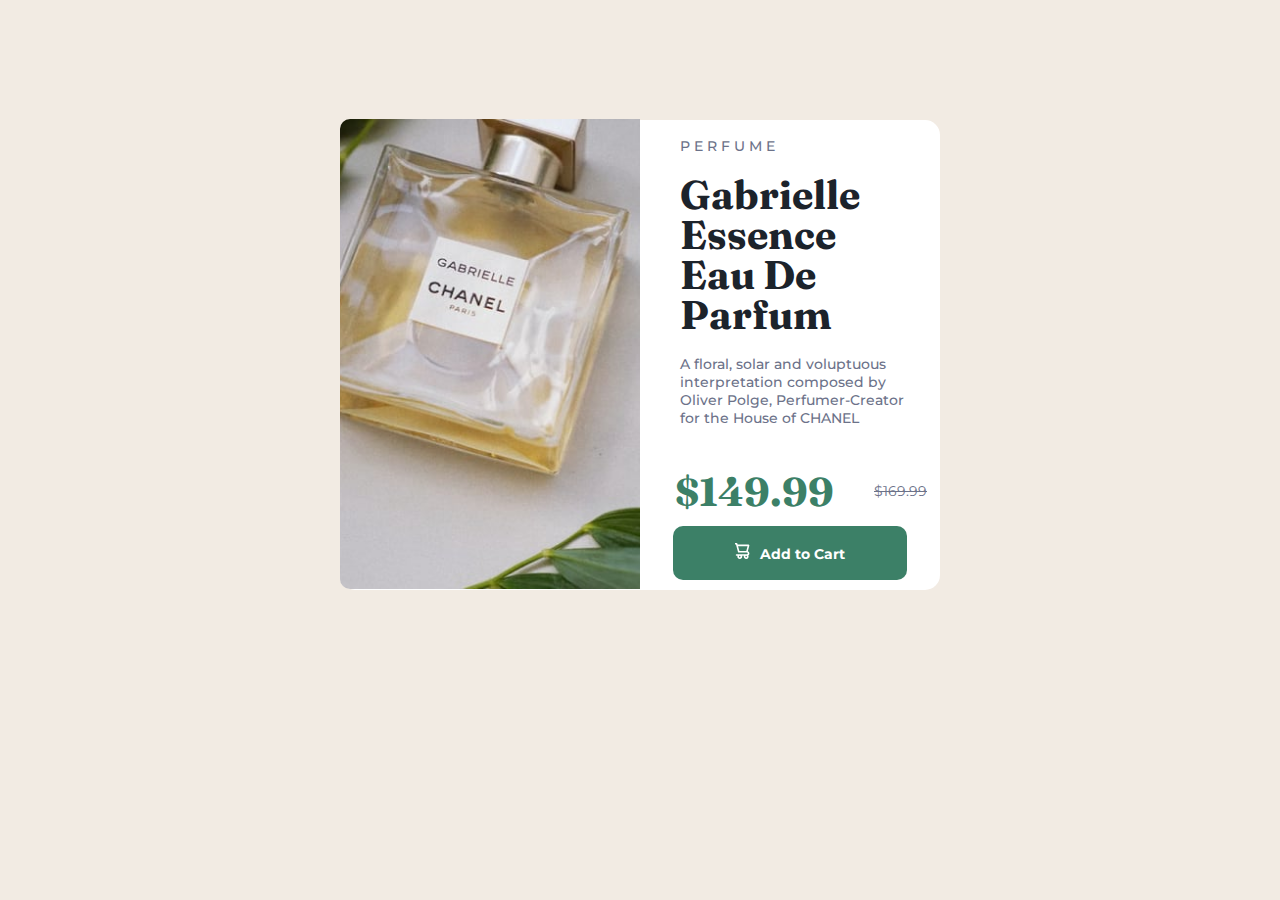
<file: index.html>
<!DOCTYPE html>
<html lang="en">
<head>
    <meta charset="UTF-8">
    <meta http-equiv="X-UA-Compatible" content="IE=edge">
    <link rel="shortcut icon" href="images/favicon-32x32.png" type="image/x-icon">
    <meta name="viewport" content="width=device-width, initial-scale=1.0">
    <link rel="stylesheet" href="styles.css" type="text/css">
    <link rel="shortcut icon" href="images/favicon-32x32.png" type="image/x-icon">
    <title>Product Review Card</title>
</head>
<body>
    <div id="container">
        <div class="image-container">
          <img src="images/image-product-mobile.jpg" alt="" class="image" />
        </div>

        <div class="descriptionContainer">
            <h3 class="first-heading">p e r f u m e</h3>
            <h1 class="second-heading">gabrielle essence eau de parfum</h1>
            <p class="paragraph">A floral, solar and voluptuous interpretation composed by Oliver Polge, Perfumer-Creator for the House of CHANEL</p>
            <p class="paragraph2"><span class="current-price">$149.99</span><span class="old-price">$169.99</span></p>
            <button class="button"><img src="images/icon-cart.svg" alt="cart">Add to Cart</button>
        </div>
    </div>
</body>
</html>
</file>
<file: styles.css>
@import url('https://fonts.googleapis.com/css2?family=Montserrat:wght@500;700&display=swap');
@import url('https://fonts.googleapis.com/css2?family=Fraunces:opsz,wght@9..144,700&display=swap');

:root {
  
--dark-cyan: hsl(158, 36%, 37%);

--creamie:hsl(30, 38%, 92%);
  
--very-dark-blue: hsl(212, 21%, 14%);

--dark-grayish-blue: hsl(228, 12%, 48%);

--white: hsl(0, 0%, 100%);

--font1: 'Montserrat', sans-serif;

--font2: 'Fraunces', serif;
}

* {
    padding: 0;
    margin: 0;
    box-sizing: border-box;
}

html {
    font-size: 62.5%;
}

body {
    background-color: var(--creamie);
}

#container {
    background-color: var(--white);
    width: 37.5rem;
    display: flex;
    margin: 3rem auto;
    flex-direction: column;
    border-radius:  1.5rem;
}

.image-container {
    width: 37.5rem;
    border-radius: 1.5rem 1.5rem 0 0;
}

.image {
    width: 100%;
    border-radius: 1.5rem 1.5rem 0 0;
}

.descriptionContainer {
    margin-top: -0.3rem;
    padding: 2rem;
}

.first-heading {
    font-size: 1.4rem;
    text-transform: uppercase;
    color: var(--dark-grayish-blue);
    font-family: var(--font1);
    padding: 2rem;
    font-weight: 500;
}

.second-heading {
    text-transform: capitalize;
    font-size: 4rem;
    padding: 0 2rem;
    line-height: 1;
    font-family: var(--font2);
    font-weight: 700;
    margin-bottom: 2rem;
    color: var(--very-dark-blue);
}

.paragraph {
    font-size: 1.4rem;
    font-family: var(--font1);
    font-weight: 500;
    padding-left: 2rem;
    color: var(--dark-grayish-blue);
    margin-bottom: 4rem;
}

.current-price {
    color: var(--dark-cyan);
    font-size: 4rem;
    font-weight: 700;
    font-family: var(--font2);
    margin-right: 4rem;
    margin-left: 1.5rem;
}

.old-price {
    font-family: var(--font1);
    font-size: 1.4rem;
    color: var(--dark-grayish-blue);
    position: relative;
    bottom: 1rem;
    text-decoration: line-through;
}


.button {
    width: 90%;
    display: block;
    margin: 1rem auto;
    padding: 1.7rem 0;
    background-color: var(--dark-cyan);
    color: var(--white);
    border: none;
    border-radius: 1rem;
    font-weight: 700;
    font-family: var(--font1);
    font-size: 1.4rem;
    cursor: pointer;
}

.button img {
    margin-right: 1rem;
}

@media (min-width: 1000px) {
    #container {
        justify-content: center;
        align-items: center;
        height: 470px;
        width: 600px;
        display: flex;
        flex-direction: row;
        margin-top: 12rem;
    }

    .image-container {
        grid-column: 1 / 3;
        width: 300px;
        border-radius: 1rem 0 0 1rem;
    }

    .descriptionContainer {
        width: 300px;
    }
    .image {
        border-radius: 1rem 0 0 1rem;
        height: 470px;
        object-fit: cover;
    }
}
</file>
